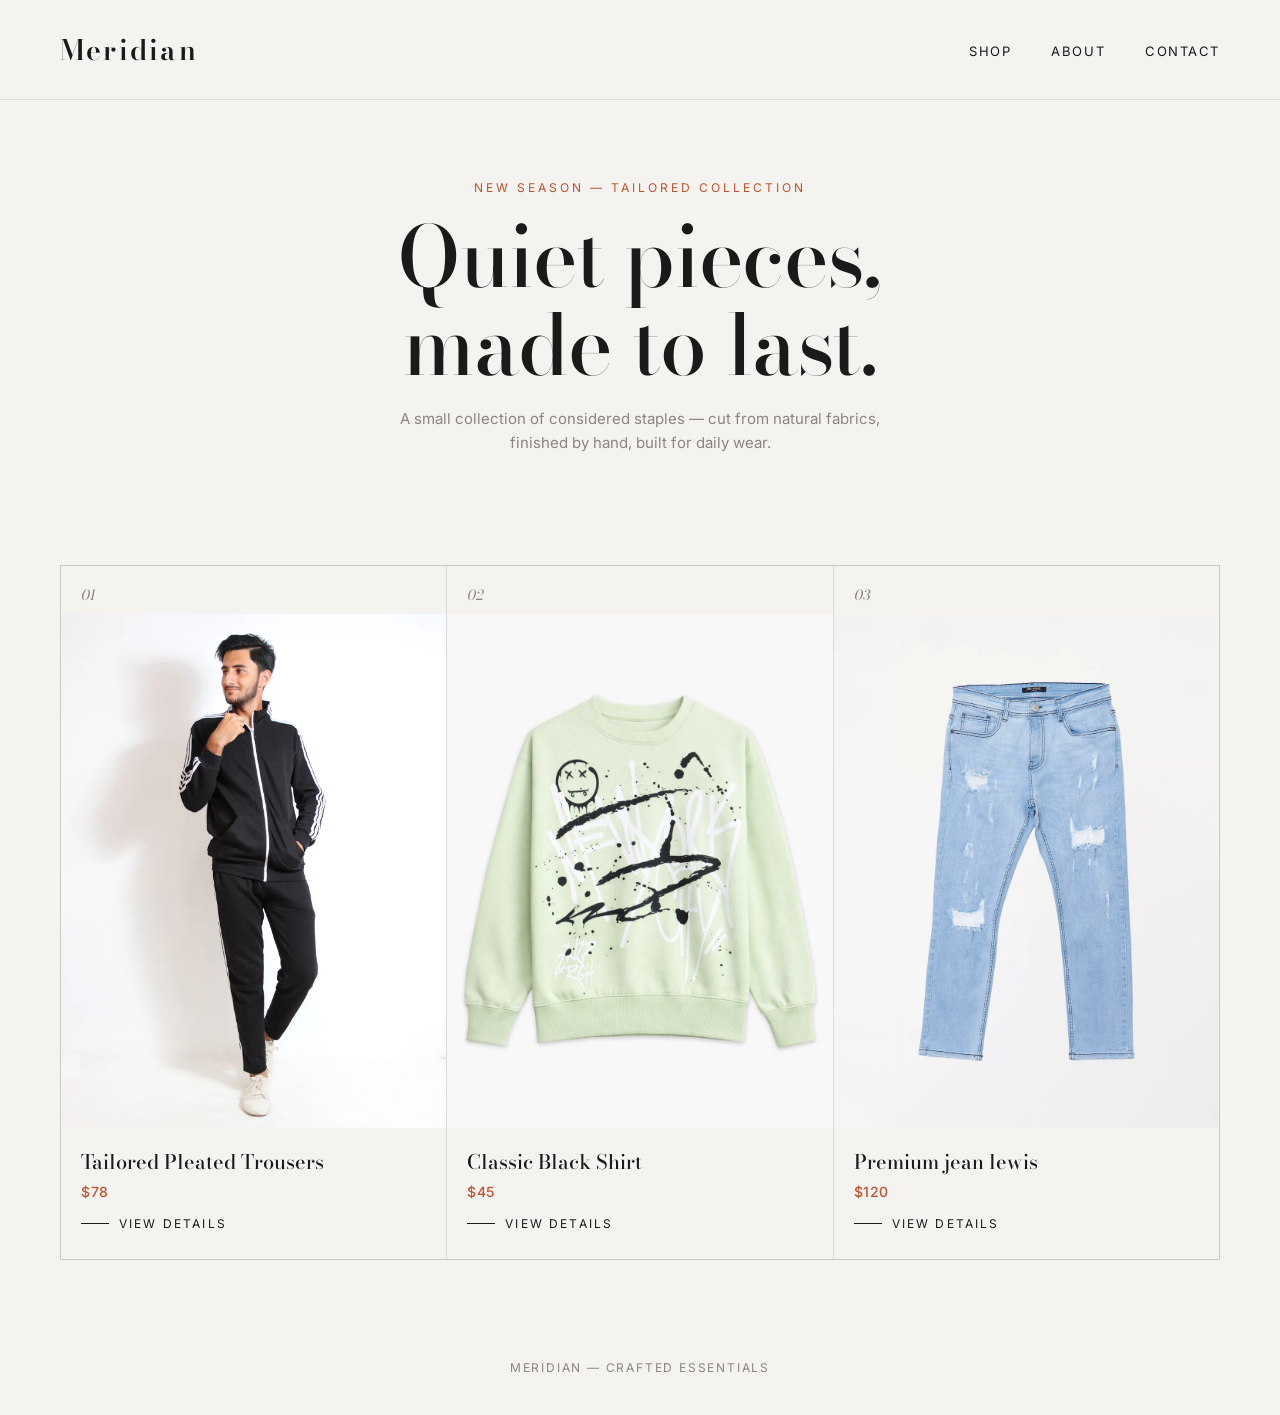
<file: index.html>
<!DOCTYPE html>
<html lang="en">
<head>
  <meta charset="UTF-8">
  <meta name="viewport" content="width=device-width, initial-scale=1.0">
  <title>Meridian — Considered Essentials</title>
  <link rel="stylesheet" href="style.css">
</head>
<body>

  <header class="site-header">
    <div class="logo">Meridian</div>
    <nav>
      <a href="index.html">Shop</a>
      <a href="#">About</a>
      <a href="#">Contact</a>
    </nav>
  </header>

  <section class="hero">
    <div class="eyebrow">New Season — Tailored Collection</div>
    <h1>Quiet pieces,<br>made to last.</h1>
    <p>A small collection of considered staples — cut from natural fabrics, finished by hand, built for daily wear.</p>
  </section>

  <main class="product-container">

    <article class="product-card" onclick="goToProduct(
      'Tailored Pleated Trousers',
      '$78',
      'images/track8.jpg',
      'Cut from a mid-weight cotton blend with a soft drape, these pleated trousers move easily between desk and dinner. Tailored through the hip with a relaxed leg.'
    )">
      <div class="index-num">01</div>
      <div class="img-wrap">
        <img src="images/track8.jpg" alt="Tailored Pleated Trousers">
      </div>
      <div class="card-info">
        <h2>Tailored Pleated Trousers</h2>
        <p class="price">$78</p>
        <span class="view-link"><span class="line"></span> View Details</span>
      </div>
    </article>

    <article class="product-card" onclick="goToProduct(
      'Classic Black Shirt',
      '$45',
      'images/shirt3.jpg',
      'A wardrobe constant. Woven from breathable cotton poplin with a clean collar and a slightly boxy fit — equally at home buttoned up or worn open over a tee.'
    )">
      <div class="index-num">02</div>
      <div class="img-wrap">
        <img src="images/shirt3.jpg" alt="Classic Black Shirt">
      </div>
      <div class="card-info">
        <h2>Classic Black Shirt</h2>
        <p class="price">$45</p>
        <span class="view-link"><span class="line"></span> View Details</span>
      </div>
    </article>

    <article class="product-card" onclick="goToProduct(
      'Prenium jeans ',
      '$120',
      'images/jeans.jpg',
      'A heavyweight jeans built for transitional weather, with a quilted lining and a structured collar. Finished in a matte twill that ages well over time.'
    )">
      <div class="index-num">03</div>
      <div class="img-wrap">
        <img src="images/jeans.jpg" alt="Premium Jeans">
      </div>
      <div class="card-info">
        <h2>Premium jean lewis</h2>
        <p class="price">$120</p>
        <span class="view-link"><span class="line"></span> View Details</span>
      </div>
    </article>

  </main>

  <footer class="site-footer">Meridian — Crafted Essentials</footer>

  <script src="script.js"></script>
</body>
</html>
</file>
<file: style.css>
@import url('https://fonts.googleapis.com/css2?family=Bodoni+Moda:ital,wght@0,400;0,500;0,600;1,400&family=Inter:wght@300;400;500;600&display=swap');

:root {
  --charcoal: #1a1a1a;
  --ivory: #f5f3ef;
  --clay: #c1502e;
  --grey: #8a8580;
  --white: #ffffff;
}

* {
  margin: 0;
  padding: 0;
  box-sizing: border-box;
}

body {
  font-family: 'Inter', sans-serif;
  background: var(--ivory);
  color: var(--charcoal);
}

/* ===== Header ===== */
.site-header {
  display: flex;
  align-items: center;
  justify-content: space-between;
  padding: 28px 60px;
  border-bottom: 1px solid rgba(26,26,26,0.1);
}

.logo {
  font-family: 'Bodoni Moda', serif;
  font-size: 28px;
  font-weight: 600;
  letter-spacing: 0.08em;
}

.site-header nav a {
  font-size: 13px;
  letter-spacing: 0.12em;
  text-transform: uppercase;
  color: var(--charcoal);
  text-decoration: none;
  margin-left: 36px;
  position: relative;
  padding-bottom: 6px;
}

.site-header nav a::after {
  content: '';
  position: absolute;
  left: 0;
  bottom: 0;
  width: 0;
  height: 1px;
  background: var(--clay);
  transition: width 0.3s ease;
}

.site-header nav a:hover::after {
  width: 100%;
}

/* ===== Hero ===== */
.hero {
  padding: 80px 60px 50px;
  text-align: center;
}

.hero .eyebrow {
  font-size: 12px;
  letter-spacing: 0.25em;
  text-transform: uppercase;
  color: var(--clay);
  margin-bottom: 18px;
}

.hero h1 {
  font-family: 'Bodoni Moda', serif;
  font-weight: 500;
  font-size: clamp(40px, 7vw, 84px);
  line-height: 1.05;
  letter-spacing: -0.01em;
}

.hero p {
  font-size: 15px;
  color: var(--grey);
  margin-top: 18px;
  max-width: 480px;
  margin-left: auto;
  margin-right: auto;
  line-height: 1.6;
}

/* ===== Product grid ===== */
.product-container {
  display: grid;
  grid-template-columns: repeat(auto-fit, minmax(280px, 1fr));
  gap: 1px;
  background: rgba(26,26,26,0.1);
  margin: 60px;
  border: 1px solid rgba(26,26,26,0.1);
}

.product-card {
  background: var(--ivory);
  cursor: pointer;
  position: relative;
  display: flex;
  flex-direction: column;
}

.product-card .index-num {
  font-family: 'Bodoni Moda', serif;
  font-style: italic;
  font-size: 14px;
  color: var(--grey);
  padding: 18px 20px 0;
}

.product-card .img-wrap {
  width: 100%;
  aspect-ratio: 3 / 4;
  overflow: hidden;
  margin-top: 8px;
}

.product-card img {
  width: 100%;
  height: 100%;
  object-fit: cover;
  display: block;
  transition: transform 0.6s cubic-bezier(0.22, 1, 0.36, 1);
}

.product-card:hover img {
  transform: scale(1.04);
}

.product-card .card-info {
  padding: 18px 20px 28px;
  display: flex;
  flex-direction: column;
  gap: 6px;
}

.product-card h2 {
  font-family: 'Bodoni Moda', serif;
  font-weight: 500;
  font-size: 20px;
}

.product-card .price {
  font-size: 14px;
  color: var(--clay);
  font-weight: 500;
  letter-spacing: 0.04em;
}

.product-card .view-link {
  margin-top: 10px;
  font-size: 12px;
  letter-spacing: 0.18em;
  text-transform: uppercase;
  display: inline-flex;
  align-items: center;
  gap: 10px;
  color: var(--charcoal);
}

.product-card .view-link .line {
  display: inline-block;
  width: 28px;
  height: 1px;
  background: var(--charcoal);
  transition: width 0.3s ease, background 0.3s ease;
}

.product-card:hover .view-link .line {
  width: 44px;
  background: var(--clay);
}

/* ===== Detail page ===== */
.detail-page {
  display: flex;
  flex-wrap: wrap;
  gap: 0;
  max-width: 1200px;
  margin: 0 auto;
  background: var(--white);
}

.left-side {
  flex: 1 1 480px;
  background: var(--ivory);
}

.left-side img {
  width: 100%;
  height: 100%;
  max-height: 720px;
  object-fit: cover;
  display: block;
}

.right-side {
  flex: 1 1 420px;
  padding: 70px 60px;
}

.breadcrumb {
  font-size: 12px;
  letter-spacing: 0.15em;
  text-transform: uppercase;
  color: var(--grey);
  margin-bottom: 24px;
}

.breadcrumb a {
  color: var(--grey);
  text-decoration: none;
}

.right-side h1 {
  font-family: 'Bodoni Moda', serif;
  font-weight: 500;
  font-size: 38px;
  line-height: 1.15;
  margin-bottom: 14px;
}

.right-side .price {
  font-size: 22px;
  color: var(--clay);
  font-weight: 500;
  margin-bottom: 22px;
}

.right-side .description {
  font-size: 15px;
  line-height: 1.7;
  color: #4a4844;
  margin-bottom: 30px;
  max-width: 420px;
}

label.qty-label {
  font-size: 12px;
  letter-spacing: 0.18em;
  text-transform: uppercase;
  color: var(--grey);
  display: block;
  margin-bottom: 10px;
}

.qty-box {
  display: inline-flex;
  align-items: center;
  border: 1px solid rgba(26,26,26,0.15);
  margin-bottom: 30px;
}

.qty-box button {
  width: 44px;
  height: 44px;
  border: none;
  background: transparent;
  font-size: 18px;
  font-family: 'Inter', sans-serif;
  cursor: pointer;
  color: var(--charcoal);
  transition: background 0.2s;
}

.qty-box button:hover {
  background: var(--ivory);
}

.qty-box span {
  width: 48px;
  text-align: center;
  font-size: 15px;
}

.cart-btn, .buy-btn {
  width: 100%;
  padding: 17px;
  margin-bottom: 14px;
  border: 1px solid var(--charcoal);
  cursor: pointer;
  font-size: 13px;
  letter-spacing: 0.18em;
  text-transform: uppercase;
  font-family: 'Inter', sans-serif;
  font-weight: 500;
  transition: all 0.25s ease;
  border-radius: 0;
}

.cart-btn {
  background: transparent;
  color: var(--charcoal);
}

.cart-btn:hover {
  background: var(--charcoal);
  color: var(--white);
}

.buy-btn {
  background: var(--charcoal);
  color: var(--white);
}

.buy-btn:hover {
  background: var(--clay);
  border-color: var(--clay);
}

/* ===== Info accordion sections ===== */
.detail-content {
  margin-top: 36px;
  border-top: 1px solid rgba(26,26,26,0.1);
  padding-top: 24px;
}

.detail-content .section-title {
  font-family: 'Bodoni Moda', serif;
  font-style: italic;
  font-size: 16px;
  margin-bottom: 16px;
  color: var(--charcoal);
}

.method-item {
  display: flex;
  gap: 12px;
  align-items: flex-start;
  font-size: 13.5px;
  line-height: 1.6;
  color: #4a4844;
  padding: 10px 0;
  border-bottom: 1px solid rgba(26,26,26,0.06);
}

.method-item:last-child {
  border-bottom: none;
}

.method-item i {
  color: var(--clay);
  margin-top: 2px;
  width: 16px;
  text-align: center;
}

.method-item strong {
  color: var(--charcoal);
  font-weight: 600;
}

.fast-dispatch {
  background: var(--ivory);
  border-radius: 4px;
  padding: 14px 16px;
  margin-top: 8px;
  font-size: 13.5px;
  display: flex;
  align-items: center;
  gap: 12px;
}

.fast-dispatch i {
  color: var(--clay);
}

/* ===== Footer ===== */
.site-footer {
  text-align: center;
  padding: 40px 20px;
  font-size: 12px;
  letter-spacing: 0.15em;
  text-transform: uppercase;
  color: var(--grey);
}

/* ===== Responsive ===== */
@media (max-width: 700px) {
  .site-header {
    padding: 20px 24px;
  }
  .site-header nav a {
    margin-left: 18px;
    font-size: 11px;
  }
  .hero {
    padding: 50px 24px 30px;
  }
  .product-container {
    margin: 30px;
  }
  .right-side {
    padding: 40px 24px;
  }
  .left-side img {
    max-height: 480px;
  }
}

/* Focus visibility */
a:focus-visible, button:focus-visible {
  outline: 2px solid var(--clay);
  outline-offset: 2px;
}

@media (prefers-reduced-motion: reduce) {
  * {
    transition: none !important;
  }
}
</file>
